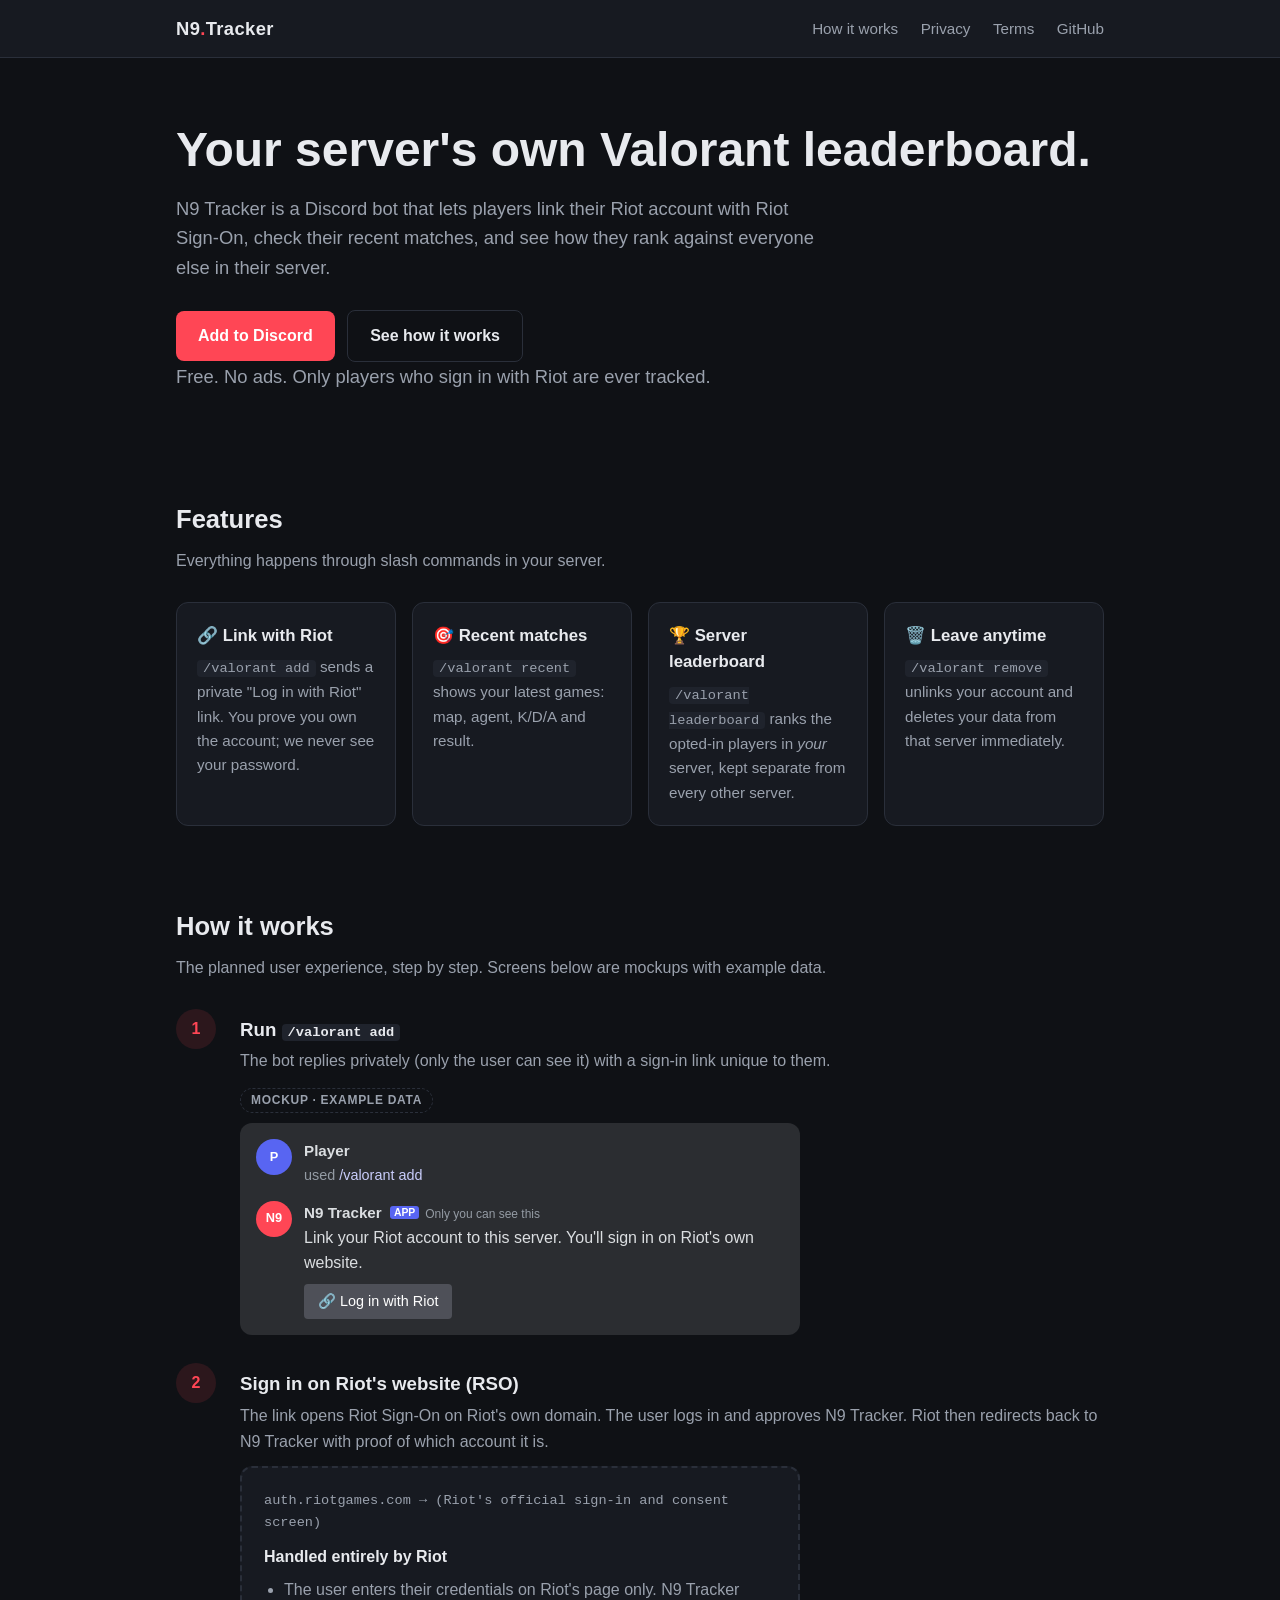
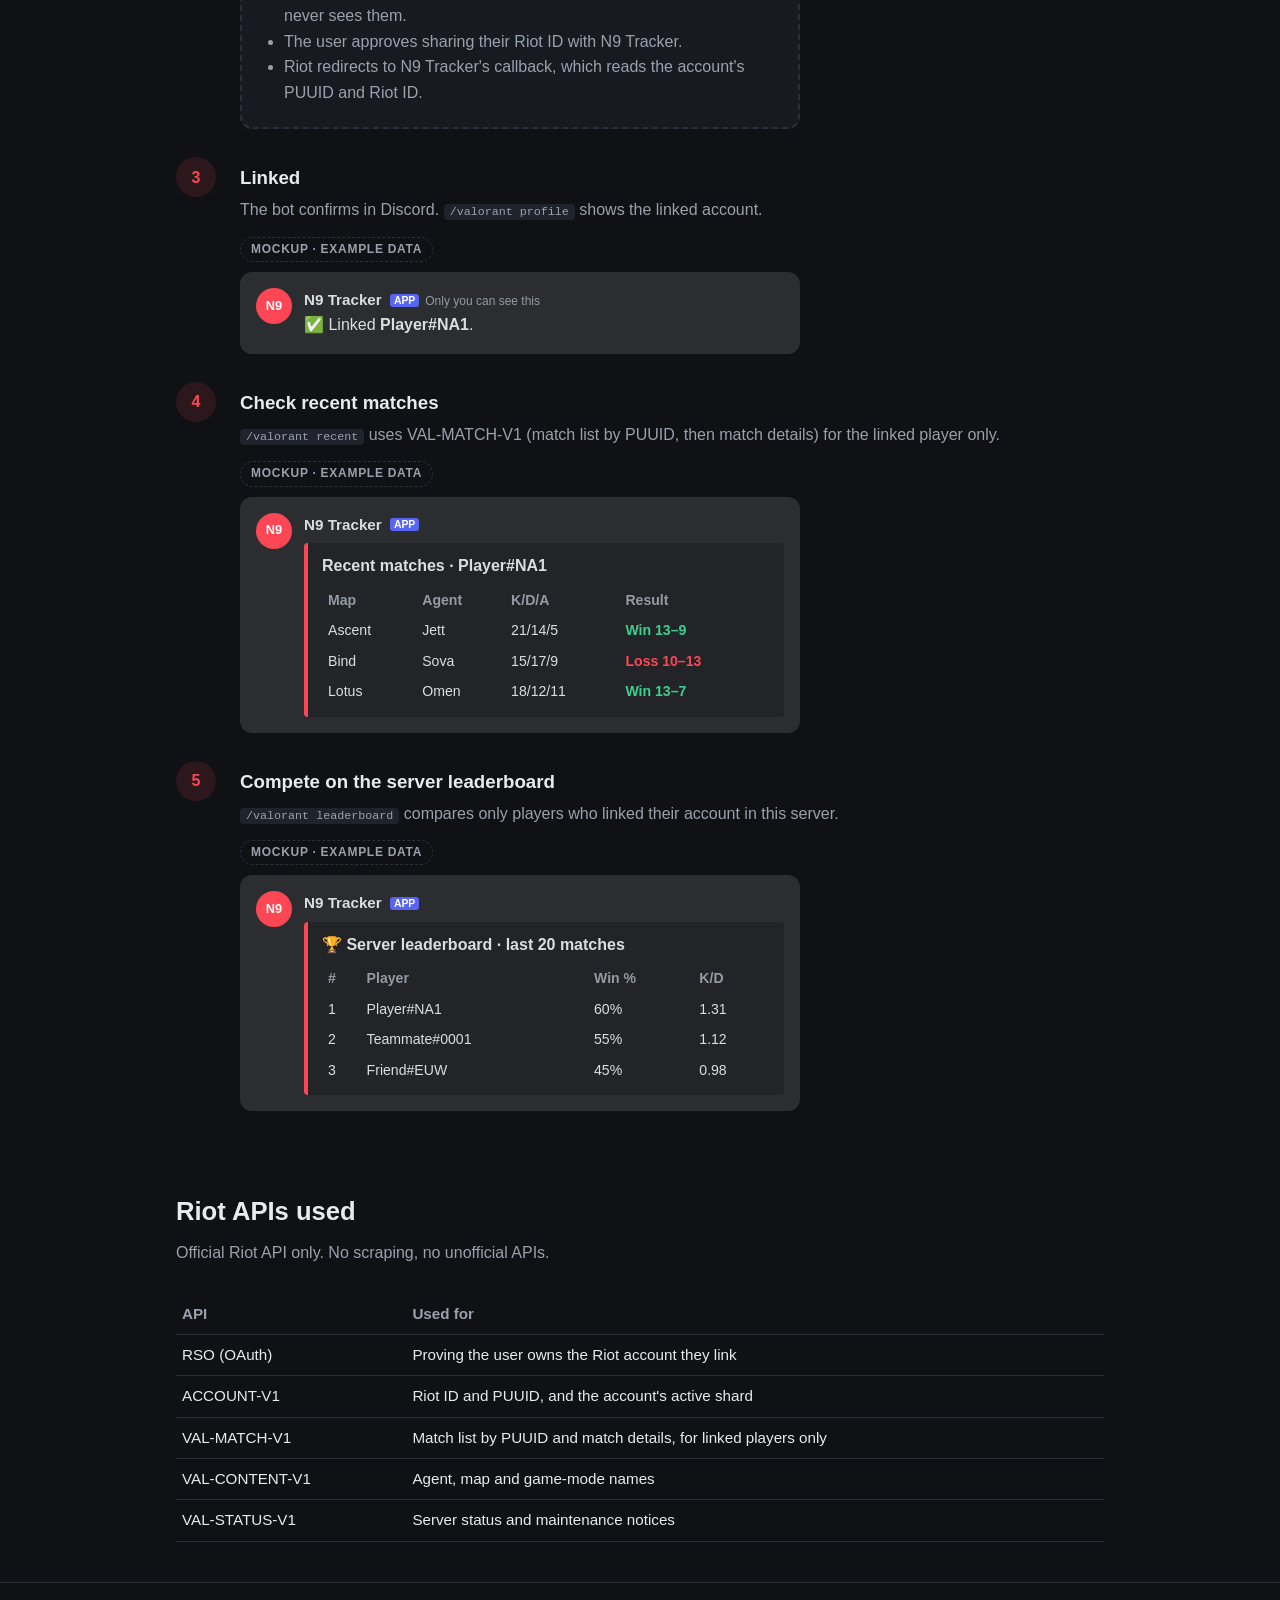
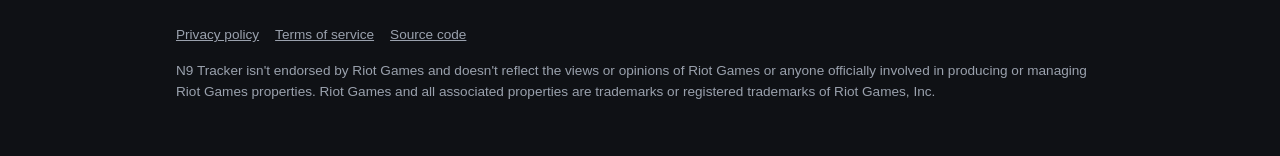
<file: docs/index.html>
<!doctype html>
<html lang="en">
<head>
  <meta charset="utf-8">
  <meta name="viewport" content="width=device-width, initial-scale=1">
  <title>N9 Tracker</title>
  <meta name="description" content="A Discord bot that gives every server its own Valorant hub: link with Riot Sign-On, see recent matches, and compete on a server leaderboard.">
  <link rel="stylesheet" href="style.css">
</head>
<body>
  <header class="site">
    <div class="wrap">
      <a class="brand" href="index.html">N9<span>.</span>Tracker</a>
      <nav>
        <a href="#flow">How it works</a>
        <a href="privacy.html">Privacy</a>
        <a href="terms.html">Terms</a>
        <a href="https://github.com/notleaneee/n9tracker">GitHub</a>
      </nav>
    </div>
  </header>

  <main>
    <div class="wrap hero">
      <h1>Your server's own Valorant leaderboard.</h1>
      <p>N9 Tracker is a Discord bot that lets players link their Riot account with Riot Sign-On, check their recent matches, and see how they rank against everyone else in their server.</p>
      <a class="btn" href="https://discord.com/oauth2/authorize?client_id=1553552052452466799&amp;scope=bot+applications.commands&amp;permissions=18432">Add to Discord</a>
      <a class="btn secondary" href="#flow">See how it works</a>
      <p class="note">Free. No ads. Only players who sign in with Riot are ever tracked.</p>
    </div>

    <section>
      <div class="wrap">
        <h2>Features</h2>
        <p class="lead">Everything happens through slash commands in your server.</p>
        <div class="grid">
          <div class="card"><h3>🔗 Link with Riot</h3><p><code>/valorant add</code> sends a private "Log in with Riot" link. You prove you own the account; we never see your password.</p></div>
          <div class="card"><h3>🎯 Recent matches</h3><p><code>/valorant recent</code> shows your latest games: map, agent, K/D/A and result.</p></div>
          <div class="card"><h3>🏆 Server leaderboard</h3><p><code>/valorant leaderboard</code> ranks the opted-in players in <em>your</em> server, kept separate from every other server.</p></div>
          <div class="card"><h3>🗑️ Leave anytime</h3><p><code>/valorant remove</code> unlinks your account and deletes your data from that server immediately.</p></div>
        </div>
      </div>
    </section>

    <section id="flow">
      <div class="wrap">
        <h2>How it works</h2>
        <p class="lead">The planned user experience, step by step. Screens below are mockups with example data.</p>

        <div class="flow">
          <div class="step">
            <div class="step-num">1</div>
            <div>
              <h3>Run <code>/valorant add</code></h3>
              <p>The bot replies privately (only the user can see it) with a sign-in link unique to them.</p>
              <span class="example-tag">Mockup · example data</span>
              <div class="chat">
                <div class="msg">
                  <div class="avatar">P</div>
                  <div><div class="who">Player</div><div class="cmd">used <b>/valorant add</b></div></div>
                </div>
                <div class="msg">
                  <div class="avatar bot">N9</div>
                  <div>
                    <div class="who">N9 Tracker <span class="tag">APP</span><span class="only">Only you can see this</span></div>
                    <div>Link your Riot account to this server. You'll sign in on Riot's own website.</div>
                    <span class="link-btn">🔗 Log in with Riot</span>
                  </div>
                </div>
              </div>
            </div>
          </div>

          <div class="step">
            <div class="step-num">2</div>
            <div>
              <h3>Sign in on Riot's website (RSO)</h3>
              <p>The link opens Riot Sign-On on Riot's own domain. The user logs in and approves N9 Tracker. Riot then redirects back to N9 Tracker with proof of which account it is.</p>
              <div class="signin">
                <div class="url">auth.riotgames.com → (Riot's official sign-in and consent screen)</div>
                <strong>Handled entirely by Riot</strong>
                <ul>
                  <li>The user enters their credentials on Riot's page only. N9 Tracker never sees them.</li>
                  <li>The user approves sharing their Riot ID with N9 Tracker.</li>
                  <li>Riot redirects to N9 Tracker's callback, which reads the account's PUUID and Riot ID.</li>
                </ul>
              </div>
            </div>
          </div>

          <div class="step">
            <div class="step-num">3</div>
            <div>
              <h3>Linked</h3>
              <p>The bot confirms in Discord. <code>/valorant profile</code> shows the linked account.</p>
              <span class="example-tag">Mockup · example data</span>
              <div class="chat">
                <div class="msg">
                  <div class="avatar bot">N9</div>
                  <div>
                    <div class="who">N9 Tracker <span class="tag">APP</span><span class="only">Only you can see this</span></div>
                    <div>✅ Linked <b>Player#NA1</b>.</div>
                  </div>
                </div>
              </div>
            </div>
          </div>

          <div class="step">
            <div class="step-num">4</div>
            <div>
              <h3>Check recent matches</h3>
              <p><code>/valorant recent</code> uses VAL-MATCH-V1 (match list by PUUID, then match details) for the linked player only.</p>
              <span class="example-tag">Mockup · example data</span>
              <div class="chat">
                <div class="msg">
                  <div class="avatar bot">N9</div>
                  <div>
                    <div class="who">N9 Tracker <span class="tag">APP</span></div>
                    <div class="embed">
                      <div class="title">Recent matches · Player#NA1</div>
                      <table>
                        <tr><th>Map</th><th>Agent</th><th>K/D/A</th><th>Result</th></tr>
                        <tr><td>Ascent</td><td>Jett</td><td>21/14/5</td><td class="win">Win 13–9</td></tr>
                        <tr><td>Bind</td><td>Sova</td><td>15/17/9</td><td class="loss">Loss 10–13</td></tr>
                        <tr><td>Lotus</td><td>Omen</td><td>18/12/11</td><td class="win">Win 13–7</td></tr>
                      </table>
                    </div>
                  </div>
                </div>
              </div>
            </div>
          </div>

          <div class="step">
            <div class="step-num">5</div>
            <div>
              <h3>Compete on the server leaderboard</h3>
              <p><code>/valorant leaderboard</code> compares only players who linked their account in this server.</p>
              <span class="example-tag">Mockup · example data</span>
              <div class="chat">
                <div class="msg">
                  <div class="avatar bot">N9</div>
                  <div>
                    <div class="who">N9 Tracker <span class="tag">APP</span></div>
                    <div class="embed">
                      <div class="title">🏆 Server leaderboard · last 20 matches</div>
                      <table>
                        <tr><th>#</th><th>Player</th><th>Win %</th><th>K/D</th></tr>
                        <tr><td>1</td><td>Player#NA1</td><td>60%</td><td>1.31</td></tr>
                        <tr><td>2</td><td>Teammate#0001</td><td>55%</td><td>1.12</td></tr>
                        <tr><td>3</td><td>Friend#EUW</td><td>45%</td><td>0.98</td></tr>
                      </table>
                    </div>
                  </div>
                </div>
              </div>
            </div>
          </div>
        </div>
      </div>
    </section>

    <section>
      <div class="wrap">
        <h2>Riot APIs used</h2>
        <p class="lead">Official Riot API only. No scraping, no unofficial APIs.</p>
        <div class="table-scroll">
          <table class="data">
            <tr><th>API</th><th>Used for</th></tr>
            <tr><td>RSO (OAuth)</td><td>Proving the user owns the Riot account they link</td></tr>
            <tr><td>ACCOUNT-V1</td><td>Riot ID and PUUID, and the account's active shard</td></tr>
            <tr><td>VAL-MATCH-V1</td><td>Match list by PUUID and match details, for linked players only</td></tr>
            <tr><td>VAL-CONTENT-V1</td><td>Agent, map and game-mode names</td></tr>
            <tr><td>VAL-STATUS-V1</td><td>Server status and maintenance notices</td></tr>
          </table>
        </div>
      </div>
    </section>
  </main>

  <footer class="site">
    <div class="wrap">
      <p><a href="privacy.html">Privacy policy</a><a href="terms.html">Terms of service</a><a href="https://github.com/notleaneee/n9tracker">Source code</a></p>
      <p>N9 Tracker isn't endorsed by Riot Games and doesn't reflect the views or opinions of Riot Games or anyone officially involved in producing or managing Riot Games properties. Riot Games and all associated properties are trademarks or registered trademarks of Riot Games, Inc.</p>
    </div>
  </footer>
</body>
</html>
</file>
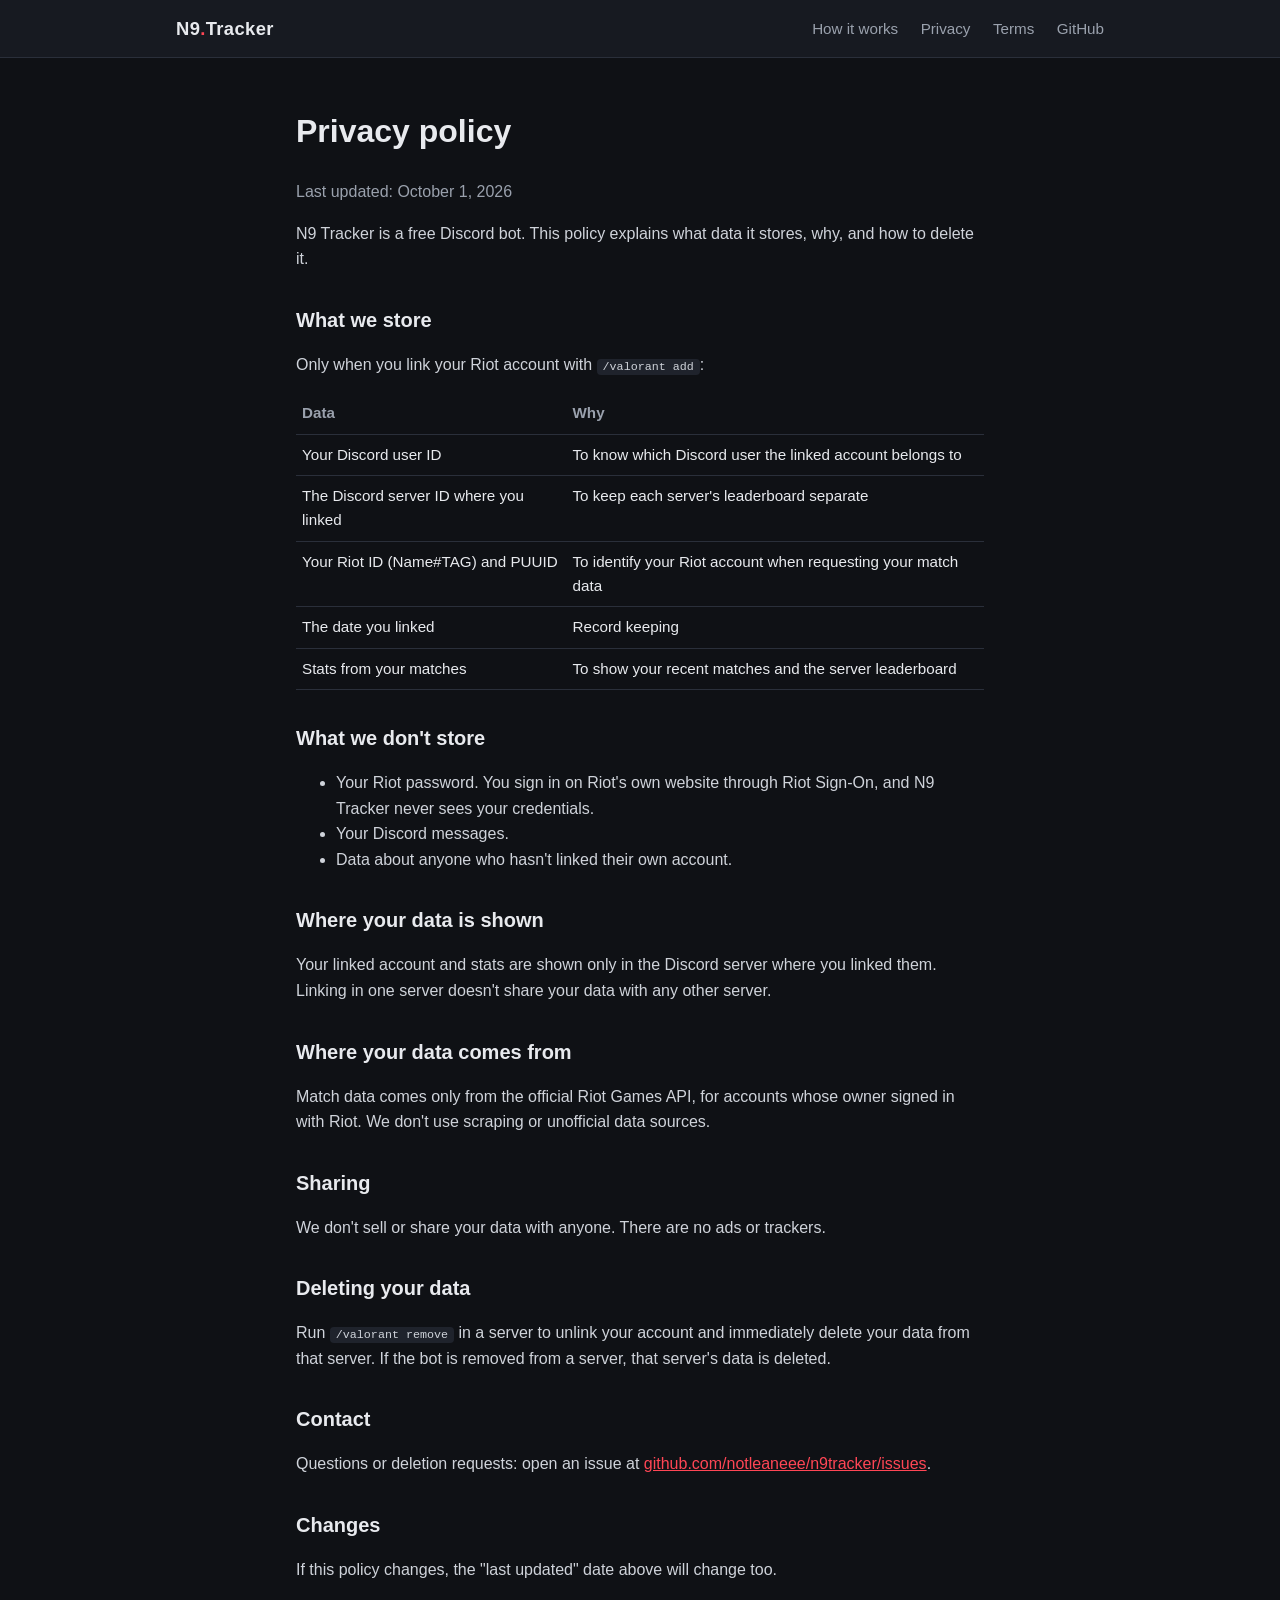
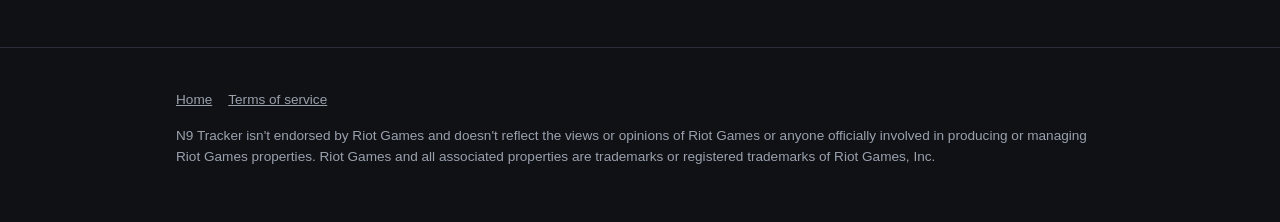
<file: docs/privacy.html>
<!doctype html>
<html lang="en">
<head>
  <meta charset="utf-8">
  <meta name="viewport" content="width=device-width, initial-scale=1">
  <title>N9 Tracker Privacy</title>
  <link rel="stylesheet" href="style.css">
</head>
<body>
  <header class="site">
    <div class="wrap">
      <a class="brand" href="index.html">N9<span>.</span>Tracker</a>
      <nav>
        <a href="index.html#flow">How it works</a>
        <a href="privacy.html">Privacy</a>
        <a href="terms.html">Terms</a>
        <a href="https://github.com/notleaneee/n9tracker">GitHub</a>
      </nav>
    </div>
  </header>

  <main class="prose">
    <h1>Privacy policy</h1>
    <p class="updated">Last updated: October 1, 2026</p>

    <p>N9 Tracker is a free Discord bot. This policy explains what data it stores, why, and how to delete it.</p>

    <h2>What we store</h2>
    <p>Only when you link your Riot account with <code>/valorant add</code>:</p>
    <div class="table-scroll">
      <table class="data">
        <tr><th>Data</th><th>Why</th></tr>
        <tr><td>Your Discord user ID</td><td>To know which Discord user the linked account belongs to</td></tr>
        <tr><td>The Discord server ID where you linked</td><td>To keep each server's leaderboard separate</td></tr>
        <tr><td>Your Riot ID (Name#TAG) and PUUID</td><td>To identify your Riot account when requesting your match data</td></tr>
        <tr><td>The date you linked</td><td>Record keeping</td></tr>
        <tr><td>Stats from your matches</td><td>To show your recent matches and the server leaderboard</td></tr>
      </table>
    </div>

    <h2>What we don't store</h2>
    <ul>
      <li>Your Riot password. You sign in on Riot's own website through Riot Sign-On, and N9 Tracker never sees your credentials.</li>
      <li>Your Discord messages.</li>
      <li>Data about anyone who hasn't linked their own account.</li>
    </ul>

    <h2>Where your data is shown</h2>
    <p>Your linked account and stats are shown only in the Discord server where you linked them. Linking in one server doesn't share your data with any other server.</p>

    <h2>Where your data comes from</h2>
    <p>Match data comes only from the official Riot Games API, for accounts whose owner signed in with Riot. We don't use scraping or unofficial data sources.</p>

    <h2>Sharing</h2>
    <p>We don't sell or share your data with anyone. There are no ads or trackers.</p>

    <h2>Deleting your data</h2>
    <p>Run <code>/valorant remove</code> in a server to unlink your account and immediately delete your data from that server. If the bot is removed from a server, that server's data is deleted.</p>

    <h2>Contact</h2>
    <p>Questions or deletion requests: open an issue at <a href="https://github.com/notleaneee/n9tracker/issues">github.com/notleaneee/n9tracker/issues</a>.</p>

    <h2>Changes</h2>
    <p>If this policy changes, the "last updated" date above will change too.</p>
  </main>

  <footer class="site">
    <div class="wrap">
      <p><a href="index.html">Home</a><a href="terms.html">Terms of service</a></p>
      <p>N9 Tracker isn't endorsed by Riot Games and doesn't reflect the views or opinions of Riot Games or anyone officially involved in producing or managing Riot Games properties. Riot Games and all associated properties are trademarks or registered trademarks of Riot Games, Inc.</p>
    </div>
  </footer>
</body>
</html>
</file>
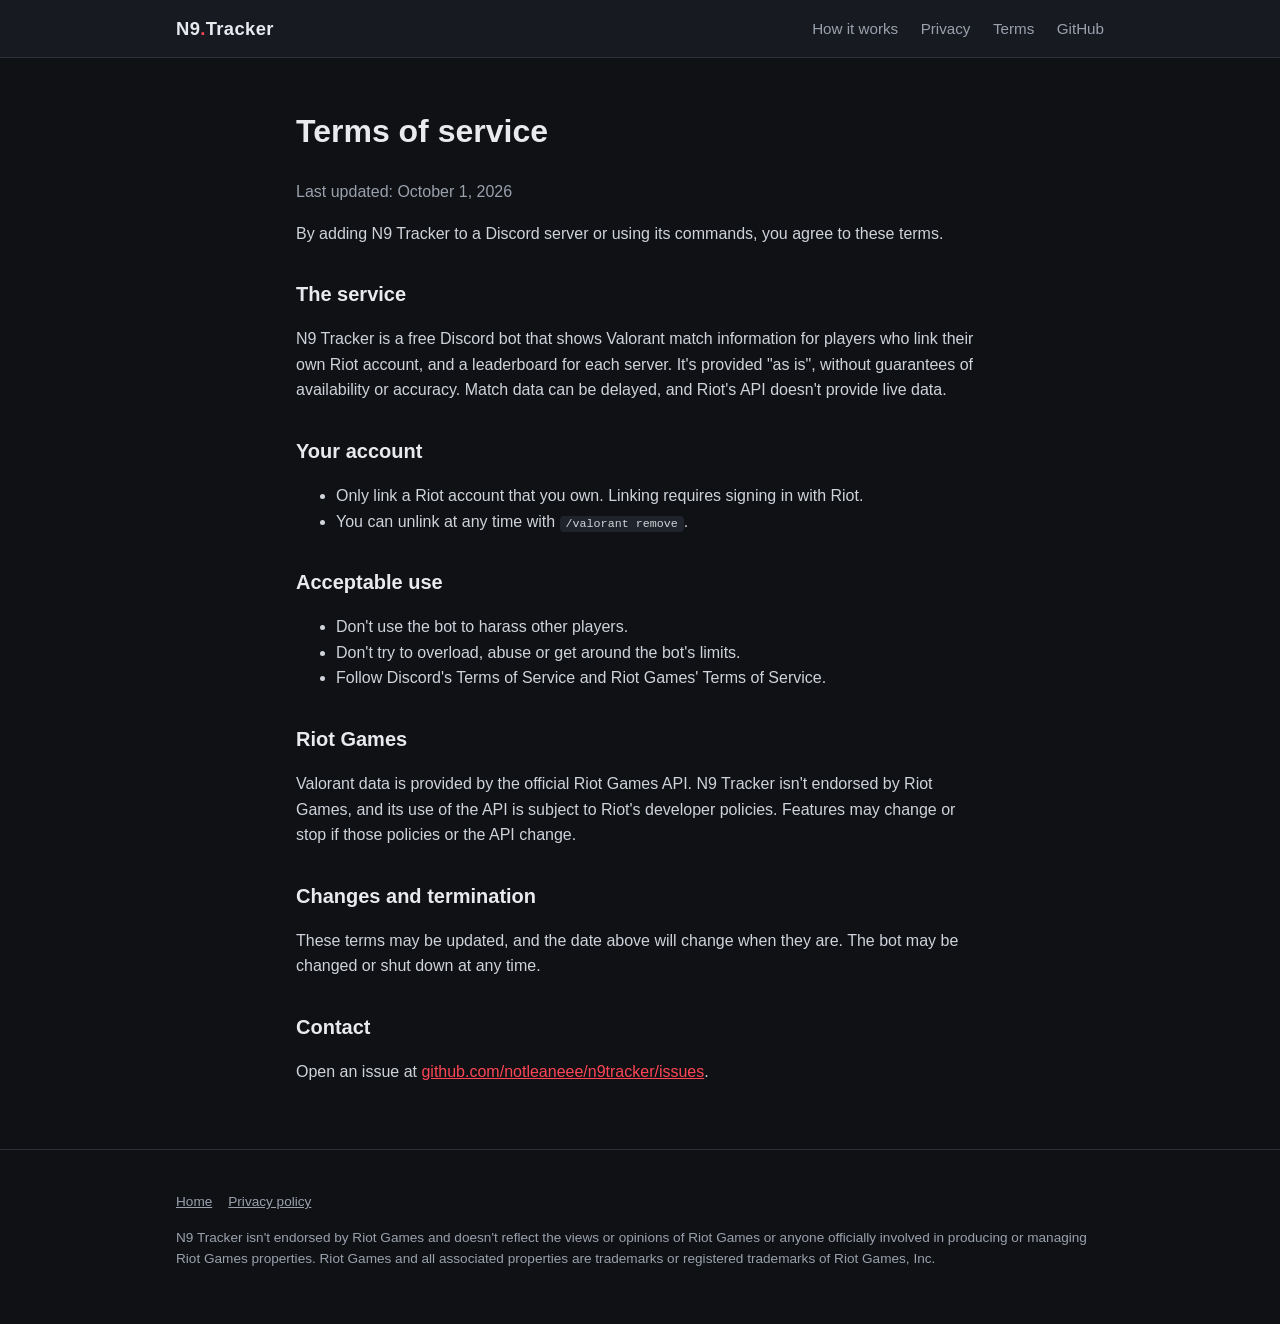
<file: docs/terms.html>
<!doctype html>
<html lang="en">
<head>
  <meta charset="utf-8">
  <meta name="viewport" content="width=device-width, initial-scale=1">
  <title>N9 Tracker Terms</title>
  <link rel="stylesheet" href="style.css">
</head>
<body>
  <header class="site">
    <div class="wrap">
      <a class="brand" href="index.html">N9<span>.</span>Tracker</a>
      <nav>
        <a href="index.html#flow">How it works</a>
        <a href="privacy.html">Privacy</a>
        <a href="terms.html">Terms</a>
        <a href="https://github.com/notleaneee/n9tracker">GitHub</a>
      </nav>
    </div>
  </header>

  <main class="prose">
    <h1>Terms of service</h1>
    <p class="updated">Last updated: October 1, 2026</p>

    <p>By adding N9 Tracker to a Discord server or using its commands, you agree to these terms.</p>

    <h2>The service</h2>
    <p>N9 Tracker is a free Discord bot that shows Valorant match information for players who link their own Riot account, and a leaderboard for each server. It's provided "as is", without guarantees of availability or accuracy. Match data can be delayed, and Riot's API doesn't provide live data.</p>

    <h2>Your account</h2>
    <ul>
      <li>Only link a Riot account that you own. Linking requires signing in with Riot.</li>
      <li>You can unlink at any time with <code>/valorant remove</code>.</li>
    </ul>

    <h2>Acceptable use</h2>
    <ul>
      <li>Don't use the bot to harass other players.</li>
      <li>Don't try to overload, abuse or get around the bot's limits.</li>
      <li>Follow Discord's Terms of Service and Riot Games' Terms of Service.</li>
    </ul>

    <h2>Riot Games</h2>
    <p>Valorant data is provided by the official Riot Games API. N9 Tracker isn't endorsed by Riot Games, and its use of the API is subject to Riot's developer policies. Features may change or stop if those policies or the API change.</p>

    <h2>Changes and termination</h2>
    <p>These terms may be updated, and the date above will change when they are. The bot may be changed or shut down at any time.</p>

    <h2>Contact</h2>
    <p>Open an issue at <a href="https://github.com/notleaneee/n9tracker/issues">github.com/notleaneee/n9tracker/issues</a>.</p>
  </main>

  <footer class="site">
    <div class="wrap">
      <p><a href="index.html">Home</a><a href="privacy.html">Privacy policy</a></p>
      <p>N9 Tracker isn't endorsed by Riot Games and doesn't reflect the views or opinions of Riot Games or anyone officially involved in producing or managing Riot Games properties. Riot Games and all associated properties are trademarks or registered trademarks of Riot Games, Inc.</p>
    </div>
  </footer>
</body>
</html>
</file>
<file: docs/style.css>
:root {
  --bg: #0f1115;
  --surface: #171a21;
  --surface-2: #1f232c;
  --border: #2a2f3a;
  --text: #e8eaee;
  --muted: #9aa1ad;
  --accent: #ff4655;
  --accent-soft: rgba(255, 70, 85, 0.12);
  --ok: #3ecf8e;
  --chat-bg: #2b2d31;
  --chat-text: #dbdee1;
  --chat-muted: #949ba4;
  --radius: 12px;
}

* { box-sizing: border-box; }

html { -webkit-text-size-adjust: 100%; }

body {
  margin: 0;
  background: var(--bg);
  color: var(--text);
  font-family: -apple-system, BlinkMacSystemFont, "Segoe UI", Roboto, Helvetica, Arial, sans-serif;
  line-height: 1.6;
}

a { color: var(--accent); }

.wrap { max-width: 960px; margin: 0 auto; padding: 0 16px; }

/* Header */
header.site {
  border-bottom: 1px solid var(--border);
  background: var(--surface);
}
header.site .wrap {
  display: flex; align-items: center; justify-content: space-between;
  gap: 16px; padding-top: 14px; padding-bottom: 14px; flex-wrap: wrap;
}
.brand { font-weight: 800; font-size: 1.15rem; color: var(--text); text-decoration: none; letter-spacing: 0.02em; }
.brand span { color: var(--accent); }
nav a { color: var(--muted); text-decoration: none; margin-left: 18px; font-size: 0.95rem; }
nav a:first-child { margin-left: 0; }
nav a:hover { color: var(--text); }

/* Hero */
.hero { padding-top: 64px; padding-bottom: 40px; }
.hero h1 { font-size: clamp(2rem, 5vw, 3rem); line-height: 1.15; margin: 0 0 16px; }
.hero p { font-size: 1.15rem; color: var(--muted); max-width: 640px; margin: 0 0 28px; }
.btn {
  display: inline-block; background: var(--accent); color: #fff; text-decoration: none;
  font-weight: 700; padding: 12px 22px; border-radius: 8px;
}
.btn.secondary { background: transparent; color: var(--text); border: 1px solid var(--border); margin-left: 8px; }
.note { font-size: 0.85rem; color: var(--muted); margin-top: 12px; }

section { padding: 40px 0; }
h2 { font-size: 1.6rem; margin: 0 0 8px; }
.lead { color: var(--muted); margin: 0 0 28px; }

/* Feature grid */
.grid { display: grid; grid-template-columns: repeat(auto-fit, minmax(220px, 1fr)); gap: 16px; }
.card {
  background: var(--surface); border: 1px solid var(--border); border-radius: var(--radius); padding: 20px;
}
.card h3 { margin: 0 0 6px; font-size: 1.05rem; }
.card p { margin: 0; color: var(--muted); font-size: 0.95rem; }
code { background: var(--surface-2); padding: 1px 6px; border-radius: 4px; font-size: 0.9em; }

/* Flow */
.flow { display: grid; gap: 28px; }
.step { display: grid; grid-template-columns: 48px 1fr; gap: 16px; align-items: start; }
.step-num {
  width: 40px; height: 40px; border-radius: 50%; background: var(--accent-soft); color: var(--accent);
  display: flex; align-items: center; justify-content: center; font-weight: 800;
}
.step h3 { margin: 6px 0 4px; }
.step > div > p { margin: 0 0 12px; color: var(--muted); }

.example-tag {
  display: inline-block; font-size: 0.75rem; font-weight: 700; text-transform: uppercase; letter-spacing: 0.06em;
  color: var(--muted); border: 1px dashed var(--border); border-radius: 999px; padding: 2px 10px; margin-bottom: 10px;
}

/* Chat mockups */
.chat { background: var(--chat-bg); color: var(--chat-text); border-radius: var(--radius); padding: 16px; max-width: 560px; }
.msg { display: grid; grid-template-columns: 36px 1fr; gap: 12px; }
.msg + .msg { margin-top: 14px; }
.avatar { width: 36px; height: 36px; border-radius: 50%; background: #5865f2; display: flex; align-items: center; justify-content: center; font-weight: 800; color: #fff; font-size: 0.8rem; }
.avatar.bot { background: var(--accent); }
.who { font-weight: 600; font-size: 0.95rem; }
.who .tag { background: #5865f2; color: #fff; font-size: 0.65rem; padding: 1px 4px; border-radius: 3px; margin-left: 4px; vertical-align: middle; }
.who .only { color: var(--chat-muted); font-weight: 400; font-size: 0.75rem; margin-left: 6px; }
.cmd { color: var(--chat-muted); font-size: 0.9rem; }
.cmd b { color: #c9cdfb; font-weight: 500; }
.chat .link-btn { display: inline-block; margin-top: 8px; background: #4e5058; color: #fff; padding: 6px 14px; border-radius: 4px; font-size: 0.9rem; }
.embed { border-left: 4px solid var(--accent); background: #232428; border-radius: 4px; padding: 10px 14px; margin-top: 6px; }
.embed .title { font-weight: 700; margin-bottom: 6px; }
.embed table { border-collapse: collapse; width: 100%; font-size: 0.88rem; }
.embed td, .embed th { padding: 4px 6px; text-align: left; }
.embed th { color: var(--chat-muted); font-weight: 600; }
.win { color: var(--ok); font-weight: 600; }
.loss { color: var(--accent); font-weight: 600; }

/* Riot sign-in placeholder (intentionally not a replica of Riot's page) */
.signin {
  max-width: 560px; border: 2px dashed var(--border); border-radius: var(--radius);
  padding: 22px; background: var(--surface);
}
.signin .url { font-family: ui-monospace, Menlo, monospace; font-size: 0.85rem; color: var(--muted); margin-bottom: 10px; }
.signin ul { margin: 8px 0 0; padding-left: 20px; color: var(--muted); }

/* Prose pages */
.prose { max-width: 720px; padding: 48px 16px; margin: 0 auto; }
.prose h1 { margin-top: 0; }
.prose h2 { font-size: 1.25rem; margin-top: 32px; }
.prose p, .prose li { color: #cfd3da; }
.prose .updated { color: var(--muted); }

table.data { border-collapse: collapse; width: 100%; font-size: 0.95rem; }
table.data th, table.data td { border-bottom: 1px solid var(--border); padding: 8px 6px; text-align: left; vertical-align: top; }
table.data th { color: var(--muted); font-weight: 600; }
.table-scroll { overflow-x: auto; }

footer.site { border-top: 1px solid var(--border); padding: 28px 0 40px; color: var(--muted); font-size: 0.85rem; }
footer.site a { color: var(--muted); margin-right: 16px; }

@media (max-width: 560px) {
  nav a { margin-left: 12px; }
  .btn.secondary { margin-left: 0; margin-top: 10px; }
  .step { grid-template-columns: 1fr; }
}
</file>
